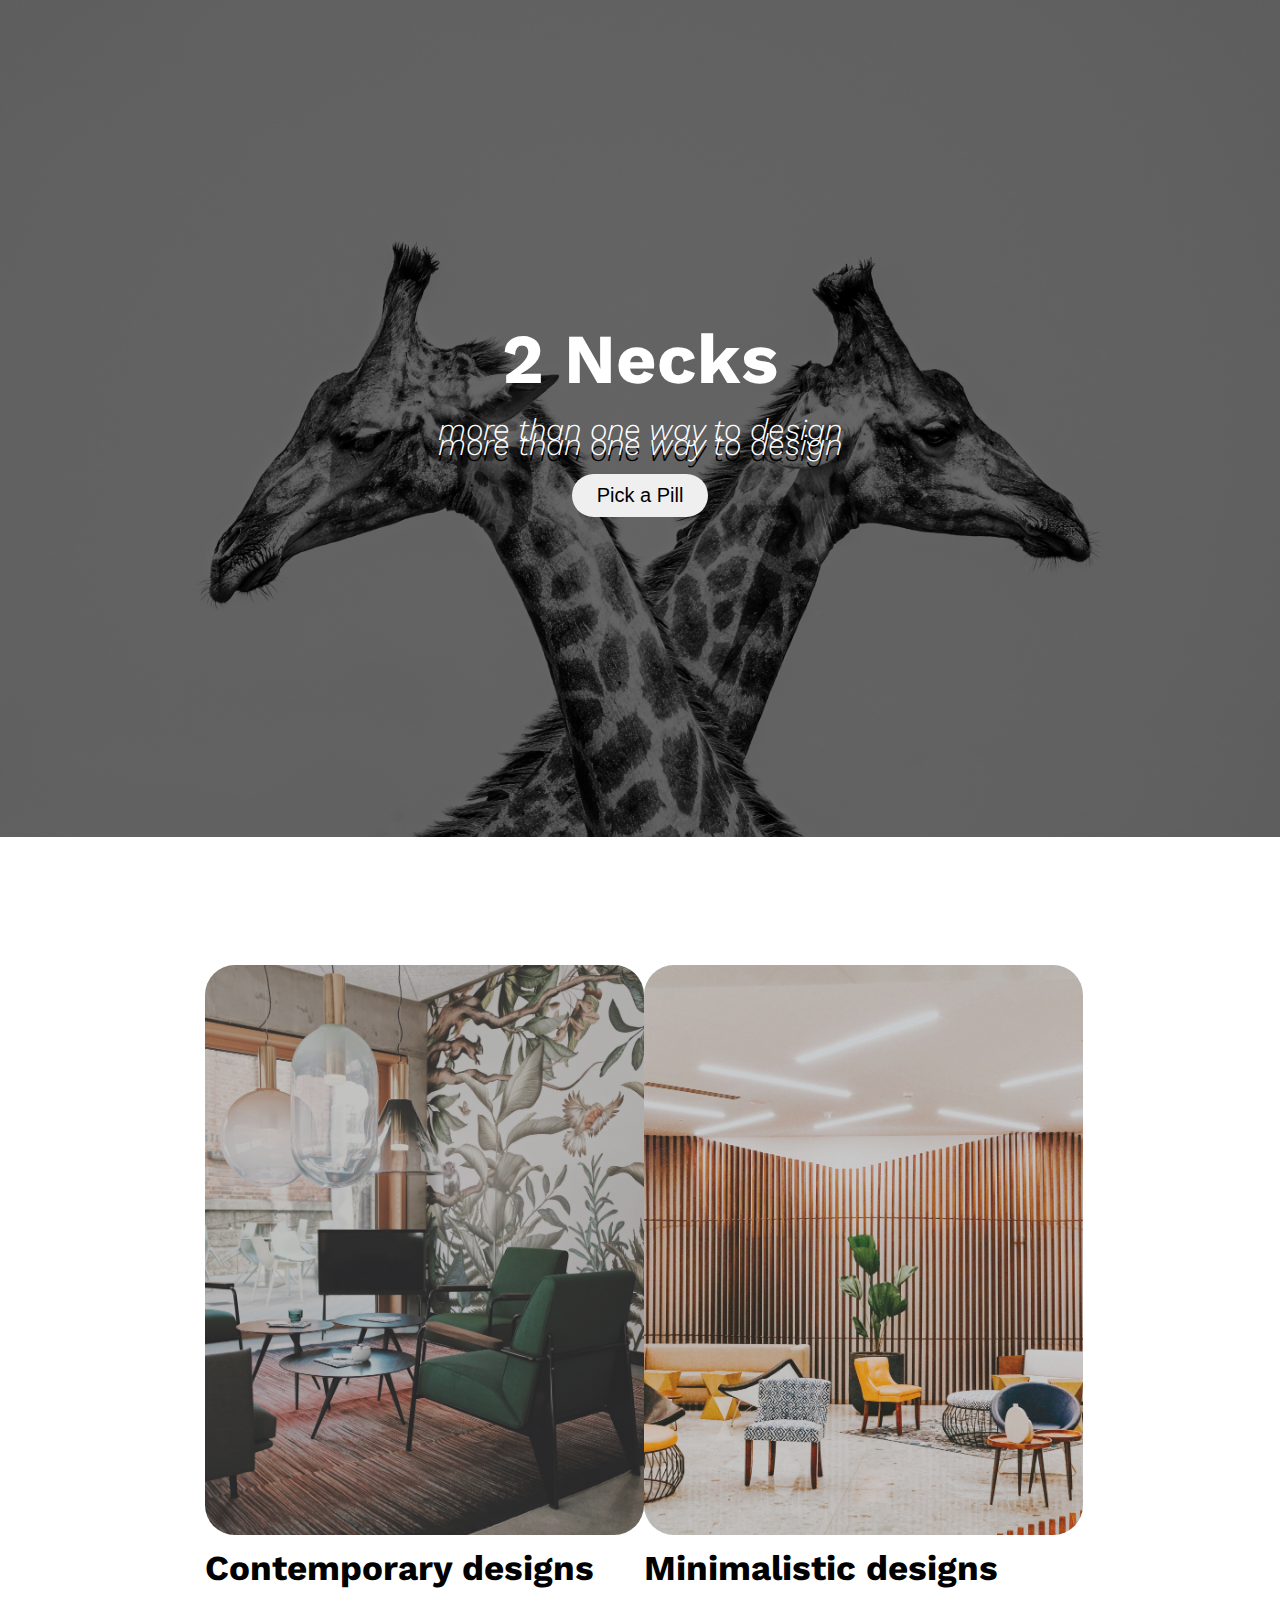
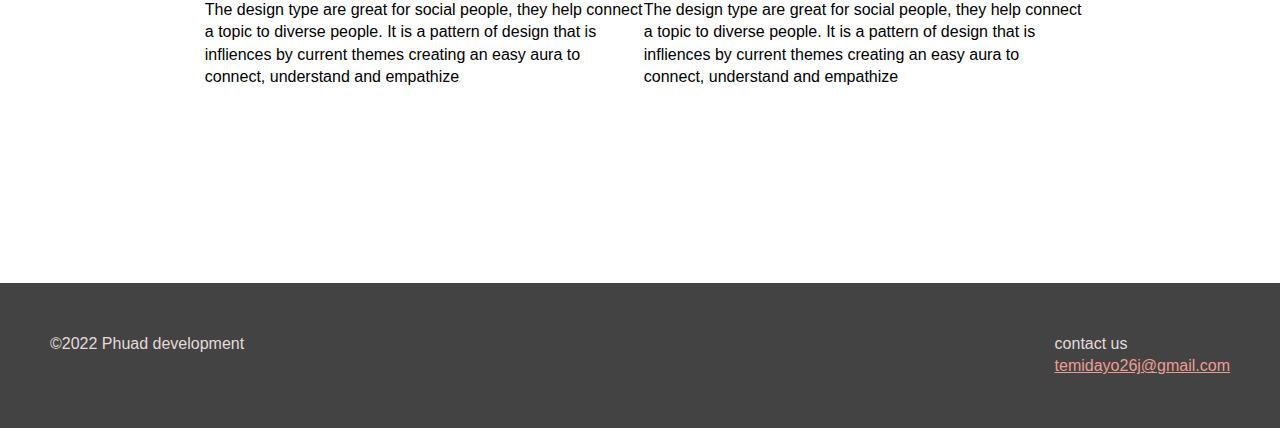
<file: index.html>
<!DOCTYPE html>
<html lang="en">

<head>
    <meta charset="UTF-8">
    <meta http-equiv="X-UA-Compatible" content="IE=edge">
    <meta name="viewport" content="width=device-width, initial-scale=1.0">

    <link rel="preconnect" href="https://fonts.googleapis.com">
    <link rel="preconnect" href="https://fonts.gstatic.com" crossorigin>
    <link href="https://fonts.googleapis.com/css2?family=Work+Sans:wght@500;600;700&display=swap" rel="stylesheet">
    <link rel="stylesheet" href="./assets/style/style.css">

    <title>2 necks</title>
</head>

<body>
    <header class="header">
        <div class="flex-column header-container">
            <h1 class="heading-jumbo white"> 2 Necks </h1>
            <div class="m-2">
                <h3 class="heading-tertiary white"> more than one way to design </h3>
                <h3 class="heading-tertiary white short-line"> more than one way to design </h3>
                <h3 class="heading-tertiary dark-text short-line"> more than one way to design </h3>
            </div>

            <a href="#main" class="link"><button class="btn">Pick a Pill</button></a>
        </div>
    </header>

    <div class="fluid-container">
        <main class="main section" id="main">
            <div class="flex main-container">

                <a href="./contemporary-design.html" class="link-container">
                    <div class="tile">
                        <div class="tile-poster main-red">

                        </div>
                        <h2 class="heading-secondary">
                            Contemporary designs
                        </h2>
                        <p class="paragraph">
                            The design type are great for social people, they help connect a topic to diverse people. It
                            is
                            a pattern of design that is infliences by current themes creating an easy aura to connect,
                            understand and empathize
                        </p>
                    </div>
                </a>
                <a href="" class="link-container">
                    <div class="tile ">
                        <div class="tile-poster main-blue">

                        </div>
                        <h2 class="heading-secondary">
                            Minimalistic designs
                        </h2>
                        <p class="paragraph">
                            The design type are great for social people, they help connect a topic to diverse people. It
                            is
                            a pattern of design that is infliences by current themes creating an easy aura to connect,
                            understand and empathize
                        </p>
                    </div>
                </a>
            </div>
        </main>
    </div>


    <footer class="footer">
        <div class="flex footer-container">
            <p class="paragraph">
                ©2022 Phuad development
            </p>
            <p class="paragraph">
                contact us </br>
                <a href="mailto:temidayo26j@gmail.com" class="link">temidayo26j@gmail.com</a>
            </p>
        </div>
    </footer>
</body>

</html>
</file>
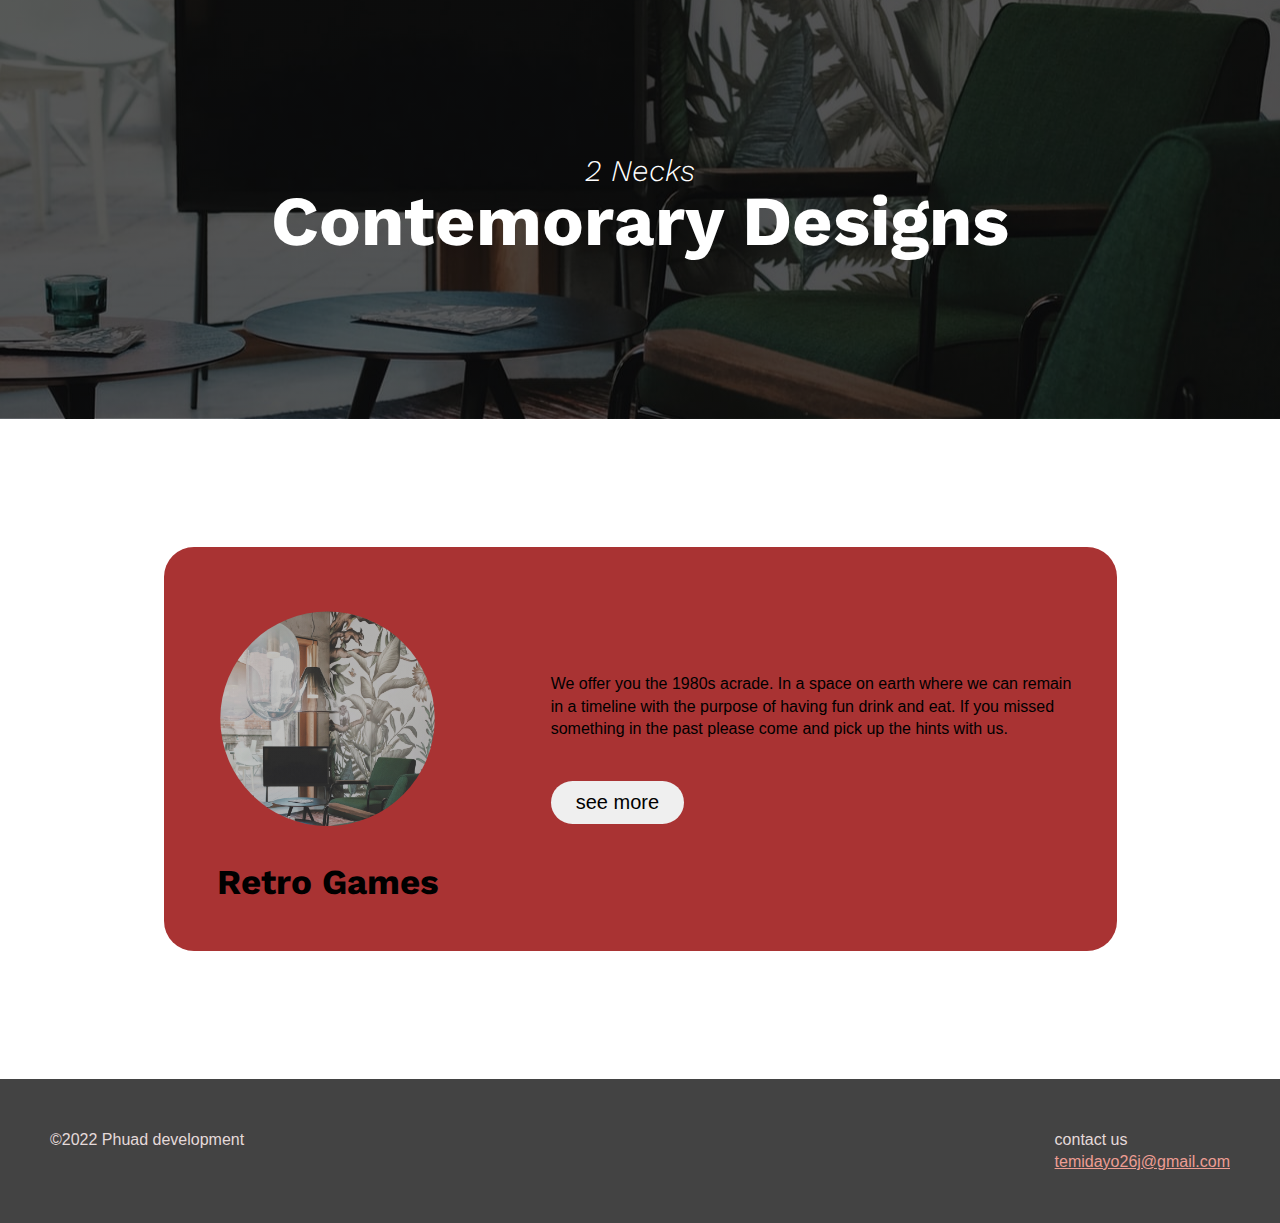
<file: contemporary-design.html>
<!DOCTYPE html>
<html lang="en">

<head>
    <meta charset="UTF-8">
    <meta http-equiv="X-UA-Compatible" content="IE=edge">
    <meta name="viewport" content="width=device-width, initial-scale=1.0">

    <link rel="preconnect" href="https://fonts.googleapis.com">
    <link rel="preconnect" href="https://fonts.gstatic.com" crossorigin>
    <link href="https://fonts.googleapis.com/css2?family=Work+Sans:wght@500;600;700&display=swap" rel="stylesheet">
    <link rel="stylesheet" href="./assets/style/style.css">

    <title>2 necks</title>
</head>

<body>

    <header class="header">
        <div class="flex-column header-container header-container__half ">
            <h1 class="heading-tertiary white"> 2 Necks </h1>
            <h1 class="heading-jumbo white"> Contemorary Designs </h1>
        </div>
        </div>
    </header>

    <div class="fluid-container">
        <main class="main section" id="main">
            <div class="flex-column main-container">
                <a href="./contemporary-design.html" class="link-container">
                    <div class="flex tile tile-contemporary">
                        <div class="">
                            <div class="tile-icon main-red"></div>
                            <h2 class="heading-secondary center">Retro Games</h2>
                        </div>
                        <div class="tile-text">
                            <p class="paragraph m-2">
                                We offer you the 1980s acrade. In a space on earth where we can remain in a timeline
                                with the purpose of having fun drink and eat. If you missed something in the past please come
                                and pick up the hints with us.
                            </p>
                            <a href="#main" class="link"><button class="btn  m-2">see more</button></a>
                        </div>

                    </div>
                </a>
            </div>
        </main>
    </div>

    <footer class="footer">
        <div class="flex footer-container-half">
            <p class="paragraph">
                ©2022 Phuad development
            </p>
            <p class="paragraph">
                contact us </br>
                <a href="mailto:temidayo26j@gmail.com" class="link">temidayo26j@gmail.com</a>
            </p>
        </div>
    </footer>

</body>

</html>
</file>
<file: assets/style/style.css>
:root {
  --color-primary: #434343;
  --color-white: #E5DADA;
}

*, *::after, *::before {
  margin: 0;
  padding: 0;
  box-sizing: inherit;
}

html {
  font-family: Helvetica, sans-serif;
  line-height: 1.7;
  font-size: 62.5%;
  scroll-behavior: smooth;
}
@media (max-width: 77.75em) {
  html {
    font-size: 56.5%;
  }
}
@media (max-width: 59em) {
  html {
    font-size: 61%;
  }
}
@media (max-width: 58em) {
  html {
    font-size: 59.5%;
  }
}
@media (max-width: 56.25em) {
  html {
    font-size: 56%;
  }
}
@media (max-width: 31.25em) {
  html {
    font-size: 50.75%;
  }
}
@media (max-width: 25em) {
  html {
    font-size: 48%;
  }
}
@media (max-width: 23.44em) {
  html {
    font-size: 40%;
  }
}

body {
  -ms-scroll-snap-type: mandatory;
      scroll-snap-type: mandatory;
  box-sizing: border-box;
}

::-webkit-scrollbar {
  width: 0.5px;
}

.header-container {
  height: 93vh;
  position: relative;
  background: linear-gradient(to right, rgba(0, 0, 0, 0.6), rgba(0, 0, 0, 0.6)), url(../media/images/hero.jpeg);
  background-size: cover;
  background-position: top center;
  background-repeat: no-repeat;
}
.header-container__half {
  height: 46.5vh;
  background: linear-gradient(0deg, rgba(0, 1, 1, 0.6), rgba(0, 1, 1, 0.6)), url(../media/images/thanos-pal-9OZfTe-y5T4-unsplash.jpg);
  background-position: center center;
}

.main-red, .main-blue {
  background: linear-gradient(to right, rgba(98, 98, 98, 0.2274509804), rgba(98, 98, 98, 0.2274509804)), url(../media/images/thanos-pal-9OZfTe-y5T4-unsplash.jpg);
  background-size: cover;
  border-radius: 30px;
}
.main-blue {
  background: linear-gradient(to right, rgba(98, 98, 98, 0.2274509804), rgba(98, 98, 98, 0.2274509804)), url(../media/images/ralph-ravi-kayden-VmAaEe0vVi0-unsplash.jpg);
  background-size: cover;
}

.footer {
  padding: 5rem;
  background-color: var(--color-primary);
  color: var(--color-white);
}

.fluid-container {
  margin: 5% auto;
}

.flex {
  display: flex;
  justify-content: space-between;
  align-items: flex-start;
}
.flex-column {
  display: flex;
  flex-direction: column;
  justify-content: center;
  align-items: center;
}

.section {
  width: 70vw;
  margin: 2% auto;
  padding: 5% 1%;
}

.tile {
  height: 79rem;
  width: 43.9rem;
  transition: transform 0.3s ease-in-out;
}
.tile-contemporary {
  align-items: center;
  border-radius: 3rem;
  height: 40.4rem;
  width: 95.3rem;
  padding: 3rem;
  background: linear-gradient(0deg, rgb(169, 51, 51), rgb(169, 51, 51));
}
.tile-poster {
  height: 57rem;
  width: 43.9rem;
  margin-bottom: 1%;
}
.tile-poster__red {
  background: linear-gradient(0deg, rgba(205, 17, 17, 0.06), rgba(205, 17, 17, 0.06)), url(../media/images/thanos-pal-9OZfTe-y5T4-unsplash.jpg);
  background-size: cover;
  background-position: top center;
  background-repeat: no-repeat;
}
.tile-icon {
  width: 26.8rem;
  height: 26.8rem;
  -webkit-clip-path: circle(40% at 50%);
          clip-path: circle(40% at 50%);
}
.tile:hover {
  transform: translateY(-2%);
}
.tile-text {
  width: 60%;
}

h1, h2, h3, h4, h5, h6 {
  font-family: "Work Sans", sans-serif;
}

.heading-jumbo {
  font-size: 7rem;
  line-height: 1.1;
}
.heading-secondary {
  font-size: 3.5rem;
}
.heading-tertiary {
  font-size: 3rem;
  font-style: italic;
  font-weight: 300;
  line-height: 0.8;
}

.white {
  position: relative;
  z-index: 2;
  color: white;
}

.short-line {
  line-height: 0.2;
}

.dark-text {
  color: var(--color-gray);
}

.paragraph {
  font-size: 1.6rem;
  line-height: 1.4;
  font-weight: 200;
}

.link {
  color: #ed9d93;
}
.link-container {
  text-decoration: none;
  color: currentColor;
}

.center {
  text-align: center;
}

.btn {
  padding: 1rem 2.5rem;
  border: none;
  border-radius: 100px;
  font-size: 2rem;
  transition: all 0.3s ease-in-out;
}
.btn:hover {
  background-color: var(--color-primary);
  color: var(--color-white);
  background: linear-gradient(145deg, #696969, #585858);
  box-shadow: 8px 8px 16px #3c3c3c, -8px -8px 16px #888888;
}

.m-2 {
  margin: 2rem 0;
}

.mt-5 {
  margin-top: 5rem;
}/*# sourceMappingURL=style.css.map */
</file>
